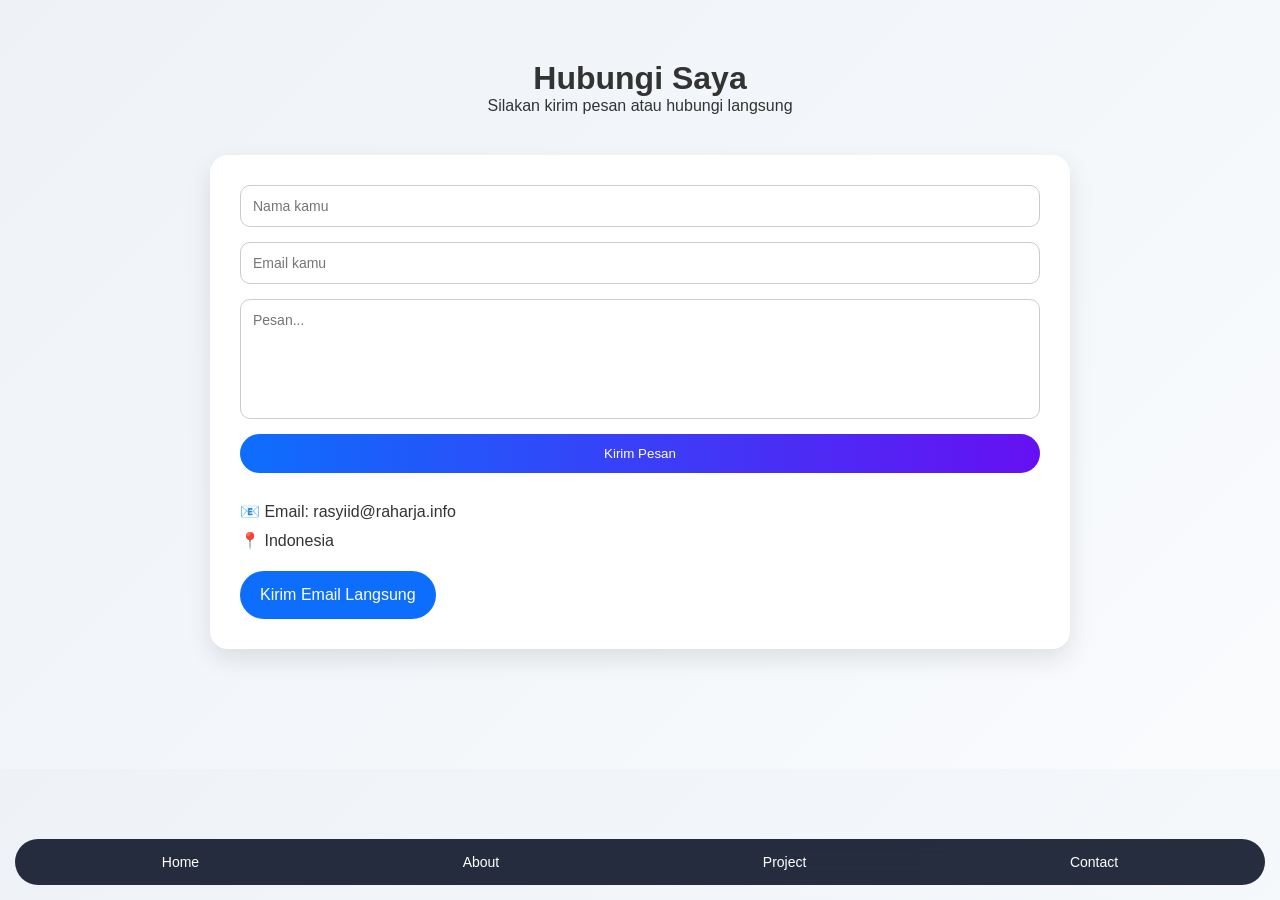
<file: contact.html>
<!DOCTYPE html>
<html lang="id">
<head>
<meta charset="UTF-8">
<meta name="viewport" content="width=device-width, initial-scale=1.0">
<title>Contact | Syid</title>

<style>
*{
  margin:0;
  padding:0;
  box-sizing:border-box;
  font-family:'Poppins',Arial,sans-serif;
}

body{
  background:linear-gradient(135deg,#eef2f7,#f9fbfd);
  color:#333;
}

/* NAVBAR BAWAH */
.navbar{
  position:fixed;
  bottom:15px;
  left:50%;
  transform:translateX(-50%);
  width:calc(100% - 30px);
  padding:15px;
  border-radius:25px;
  background:rgba(15,23,42,.9);
  backdrop-filter:blur(12px);
  display:flex;
  justify-content:space-around;
  z-index:1000;
}

.navbar a{
  color:white;
  text-decoration:none;
  font-size:14px;
}

/* CONTAINER */
.container{
  max-width:900px;
  margin:auto;
  padding:60px 20px 120px;
}

/* HEADER */
.title{
  text-align:center;
  margin-bottom:40px;
}

.title h1{
  font-size:32px;
}

/* CARD */
.card{
  background:white;
  padding:30px;
  border-radius:18px;
  box-shadow:0 10px 25px rgba(0,0,0,.1);
}

/* FORM */
form{
  display:flex;
  flex-direction:column;
  gap:15px;
}

input, textarea{
  padding:12px;
  border-radius:10px;
  border:1px solid #ccc;
  font-size:14px;
}

textarea{
  resize:none;
  height:120px;
}

button{
  padding:12px;
  border:none;
  border-radius:25px;
  background:linear-gradient(90deg,#0d6efd,#6610f2);
  color:white;
  cursor:pointer;
  transition:.3s;
}

button:hover{
  transform:translateY(-3px);
}

/* CONTACT INFO */
.info{
  margin-top:25px;
  line-height:1.8;
}

/* EMAIL BUTTON */
.email-btn{
  display:inline-block;
  margin-top:15px;
  padding:10px 20px;
  border-radius:25px;
  background:#0d6efd;
  color:white;
  text-decoration:none;
}

/* RESPONSIVE */
@media(max-width:768px){
  .title h1{
    font-size:24px;
  }
}
</style>
</head>

<body>

<div class="container">

  <div class="title">
    <h1>Hubungi Saya</h1>
    <p>Silakan kirim pesan atau hubungi langsung</p>
  </div>

  <div class="card">
    
    <!-- FORM -->
    <form>
      <input type="text" placeholder="Nama kamu" required>
      <input type="email" placeholder="Email kamu" required>
      <textarea placeholder="Pesan..." required></textarea>
      <button type="submit">Kirim Pesan</button>
    </form>

    <!-- INFO -->
    <div class="info">
      <p>📧 Email: rasyiid@raharja.info</p>
      <p>📍 Indonesia</p>

      <!-- EMAIL DIRECT -->
      <a href="mailto:rasyiid@raharja.info?subject=Kontak%20Dari%20Portfolio&body=Halo%20Rasyid,"
         class="email-btn">
         Kirim Email Langsung
      </a>
    </div>

  </div>

</div>

<!-- NAVBAR -->
<header class="navbar">
  <a href="index.html">Home</a>
  <a href="about.html">About</a>
  <a href="project-iot.html">Project</a>
  <a href="contact.html">Contact</a>
</header>

</body>
</html>
</file>
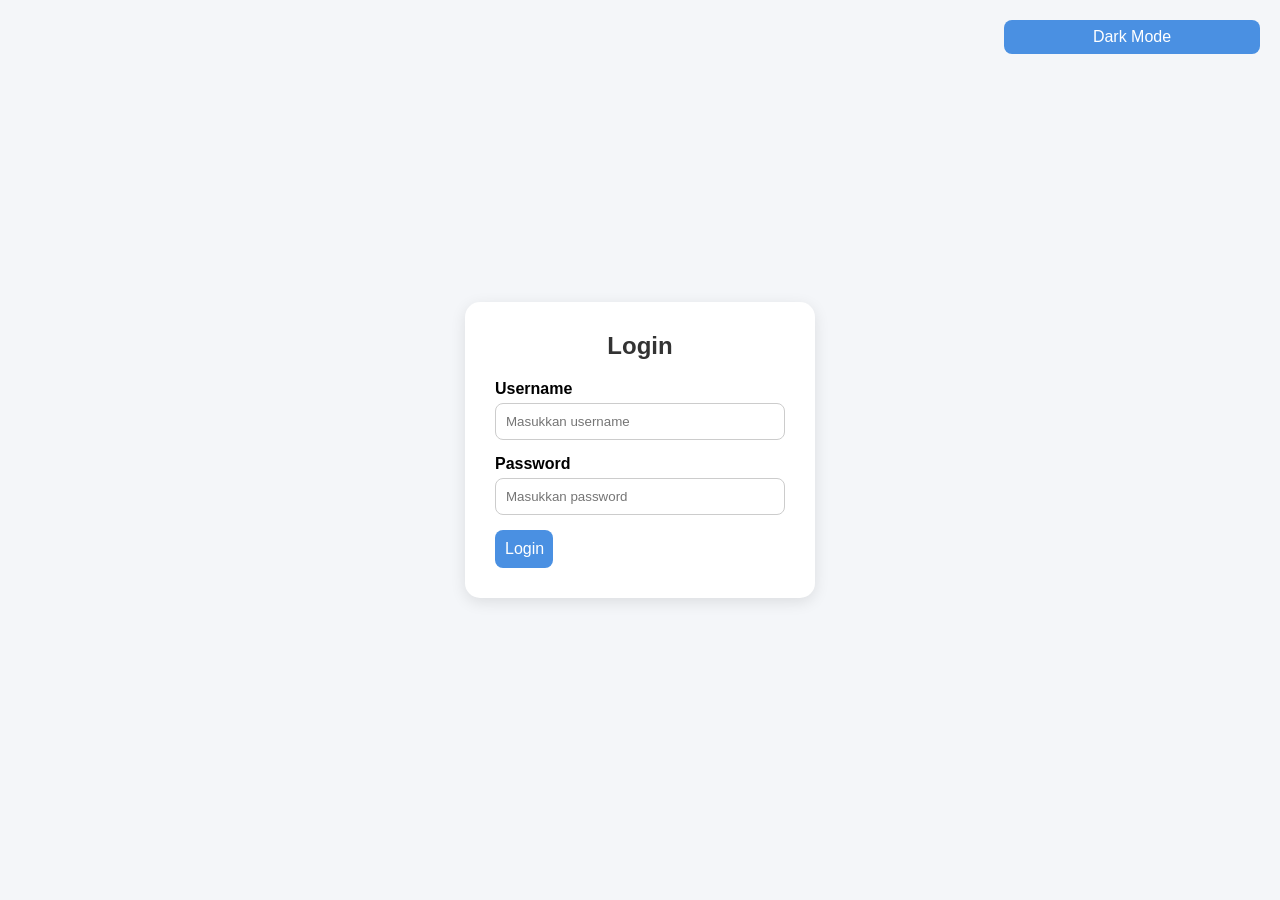
<file: login.html>
<!DOCTYPE html>
<html lang="en">

<head>
    <meta charset="UTF-8" />
    <meta name="viewport" content="width=device-width, initial-scale=1.0" />
    <title>Login</title>
    <link rel="stylesheet" href="style.css">
    <script src="script.js"></script>
</head>

<body>
    <button class="toggle-btn" onclick="toggleDarkMode()">Dark Mode</button>
    <div class="login-container">
        <form onsubmit="login(); return false;">
            <h2>Login</h2>
            <label for="username">Username</label>
            <input type="text" id="username" placeholder="Masukkan username" />


            <label for="password">Password</label>
            <input type="password" id="password" placeholder="Masukkan password" />


            <button type="submit" onclick="login()">Login</button>


            <div id="alert" class="alert">
        </form>
    </div>
</body>

</html>
</file>
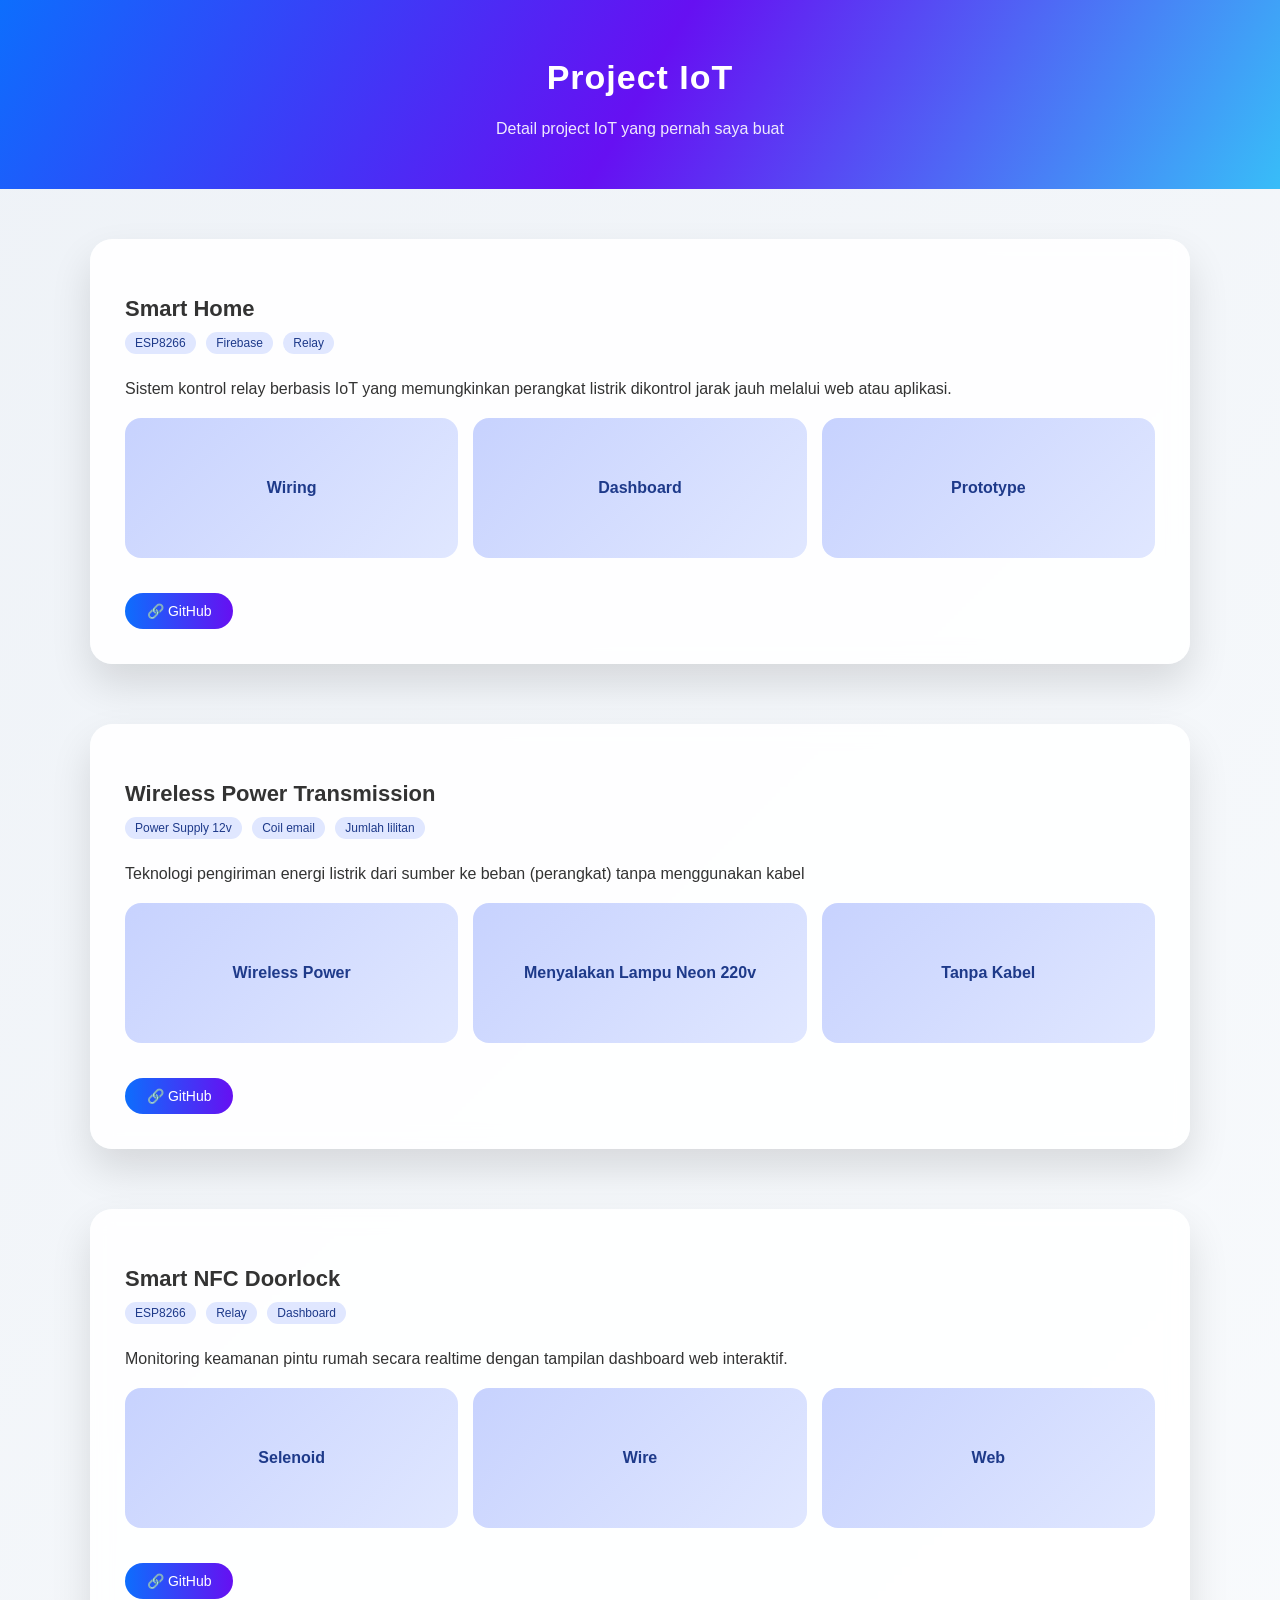
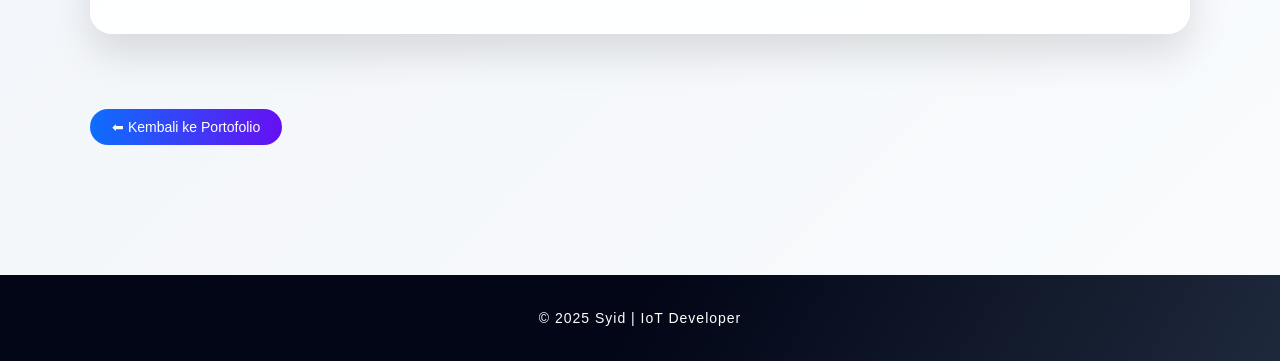
<file: project-iot.html>
<!DOCTYPE html>
<html lang="id">
<head>
  <meta charset="UTF-8">
  <meta name="viewport" content="width=device-width, initial-scale=1.0">
  <title>Project IoT | Syid</title>
  <style>
    
    body{
      font-family:'Poppins',Arial,sans-serif;
      background:linear-gradient(135deg,#eef2f7,#f9fbfd);
      margin:0; color:#333;
    }
    header{
      background:linear-gradient(120deg,#0d6efd,#6610f2,#38bdf8);
      padding:35px 20px;
      color:white;
      text-align:center;
    }

    header h1{
      font-size:34px;
      letter-spacing:1px;
    }

    header p{
      opacity:.9;
      margin-top:8px;
    }
    section{max-width:1100px;margin:auto;padding:50px 20px}

    .project{
      background:rgba(255,255,255,0.9);
      backdrop-filter: blur(10px);
      padding:35px;
      border-radius:22px;
      box-shadow:0 20px 40px rgba(0,0,0,.12);
      margin-bottom:60px;
      transition:.4s;
    }

    .project:hover{
      transform:translateY(-10px);
      box-shadow:0 30px 60px rgba(0,0,0,.18);
    }

    .project h3{
      margin-bottom:10px;
      font-size:22px;
    }

    .tag{
      display:inline-block;
      background:#e0e7ff;
      color:#1e3a8a;
      padding:4px 10px;
      border-radius:12px;
      font-size:12px;
      margin-right:6px;
      margin-bottom:10px;
    }

    .gallery{
      display:grid;
      grid-template-columns:repeat(auto-fit,minmax(180px,1fr));
      gap:15px;
      margin:20px 0;
    }

    .gallery div{
      background:linear-gradient(135deg,#c7d2fe,#e0e7ff);
      height:140px;
      border-radius:16px;
      display:flex;
      align-items:center;
      justify-content:center;
      font-weight:bold;
      color:#1e3a8a;
      cursor:pointer;
      transition:.4s;
    }

    .gallery div:hover{
      transform:scale(1.12) rotate(-1deg);
    }

    .btn{
      display:inline-block;
      margin-top:15px;
      padding:10px 22px;
      border-radius:25px;
      background:linear-gradient(90deg,#0d6efd,#6610f2);
      color:white;
      text-decoration:none;
      font-size:14px;
    }

    footer{
      text-align:center;
      padding:35px;
      background:linear-gradient(120deg,#020617,#020617,#1e293b);
      color:white;
      margin-top:80px;
      font-size:14px;
      letter-spacing:1px;
    }
  
    .reveal{
      opacity:0;
      transform:translateY(40px);
      transition:all .8s ease;
    }

    .reveal.active{
      opacity:1;
      transform:translateY(0);
    }

    .gallery div{
      cursor:pointer;
      transition:.3s;
    }

    .gallery div:hover{
      transform:scale(1.08);
    }

    .progress{
      height:6px;
      background:#e5e7eb;
      border-radius:10px;
      overflow:hidden;
      margin-top:10px;
    }

    .progress span{
      display:block;
      height:100%;
      width:0;
      background:linear-gradient(90deg,#0d6efd,#6610f2);
      transition:1.5s;
    }
  </style>
</head>
<body>

<header>
  <h1>Project IoT</h1>
  <p>Detail project IoT yang pernah saya buat</p>
</header>

<section>

  <div class="project reveal">
    <h3>Smart Home</h3>
    <span class="tag">ESP8266</span>
    <span class="tag">Firebase</span>
    <span class="tag">Relay</span>

    <p>Sistem kontrol relay berbasis IoT yang memungkinkan perangkat listrik
    dikontrol jarak jauh melalui web atau aplikasi.</p>

    <div class="gallery">
      <div>Wiring</div>
      <div>Dashboard</div>
      <div>Prototype</div>
    </div>

    <a href="#" class="btn">🔗 GitHub</a>
  </div>

  <div class="project reveal">
    <h3>Wireless Power Transmission</h3>
    <span class="tag">Power Supply 12v</span>
    <span class="tag">Coil email </span>
    <span class="tag">Jumlah lilitan</span>

    <p>Teknologi pengiriman energi listrik dari sumber ke beban (perangkat) tanpa menggunakan kabel</p>

    <div class="gallery">
      <div>Wireless Power</div>
      <div>Menyalakan Lampu Neon 220v</div>
      <div>Tanpa Kabel</div>
    </div>

    <a href="#" class="btn">🔗 GitHub</a>
  </div>

  <div class="project reveal">
    <h3>Smart NFC Doorlock </h3>
    <span class="tag">ESP8266</span>
    <span class="tag">Relay</span>
    <span class="tag">Dashboard</span>

    <p>Monitoring keamanan pintu rumah secara realtime dengan tampilan
    dashboard web interaktif.</p>

    <div class="gallery">
      <div>Selenoid</div>
      <div>Wire</div>
      <div>Web</div>
    </div>

    <a href="#" class="btn">🔗 GitHub</a>
  </div>

  <a href="index.html" class="btn">⬅ Kembali ke Portofolio</a>
</section>

<footer>
  © 2025 Syid | IoT Developer
</footer>

<script>
// scroll reveal

const reveals = document.querySelectorAll('.reveal');
function revealOnScroll(){
  reveals.forEach(el=>{
    const top = el.getBoundingClientRect().top;
    if(top < window.innerHeight - 100){
      el.classList.add('active');
      el.querySelectorAll('.progress span').forEach(p=>{
        p.style.width = p.dataset.width;
      });
    }
  })
}
window.addEventListener('scroll',revealOnScroll);
revealOnScroll();
</script>
</body>
</html>
</file>
<file: style.css>
* {
            margin: 0;
            padding: 0;
            box-sizing: border-box;
            font-family: Arial, sans-serif;
        }

        body {
            background: #f4f6f9;
            height: 100vh;
            display: flex;
            justify-content: center;
            align-items: center;
        }

        .login-container {
            background: white;
            width: 350px;
            padding: 30px;
            border-radius: 15px;
            box-shadow: 0 4px 15px rgba(0, 0, 0, 0.1);
        }

        h2 {
            text-align: center;
            margin-bottom: 20px;
            color: #333;
        }
        .dark h2{
            color: #f4f6f9;
        }

        label {
            font-weight: bold;
            margin-bottom: 5px;
            display: block;
        }

        input {
            width: 100%;
            padding: 10px;
            margin-bottom: 15px;
            border: 1px solid #ccc;
            border-radius: 8px;
            outline: none;
            transition: 0.3s;
        }

        input:focus {
            border-color: #4a90e2;
            box-shadow: 0 0 5px rgba(74, 144, 226, 0.5);
        }

        button {
            width: 20%;
            padding: 10px;
            border: none;
            background: #4a90e2;
            color: white;
            border-radius: 8px;
            cursor: pointer;
            font-size: 16px;
            transition: 0.5s;
        }

        button:hover {
            background: #357ab8;
        }

        .alert {
            margin-top: 15px;
            padding: 10px;
            text-align: center;
            border-radius: 8px;
            display: none;
        }

        .success {
            background: #c8f7c5;
            color: #2d7a2d;
        }

        .error {
            background: #f7c5c5;
            color: #7a2d2d;
        }

        .dark {
            background: #1e1e1e;
            color: #eee;
        }

        .dark .login-container {
            background: #2c2c2c;
            box-shadow: 0 4px 15px rgba(255, 255, 255, 0.1);
        }

        .dark input {
            background: #3a3a3a;
            border: 1px solid #555;
            color: #fff;
        }

        .dark button {
            background: #6ba3ff;
        }

        .dark button:hover {
            background: #4e82d8;
        }

        .toggle-btn {
            position: absolute;
            top: 20px;
            right: 20px;
            padding: 8px 12px;
            background: #4a90e2;
            color: #fff;
            border: none;
            border-radius: 8px;
            cursor: pointer;
        }
</file>
